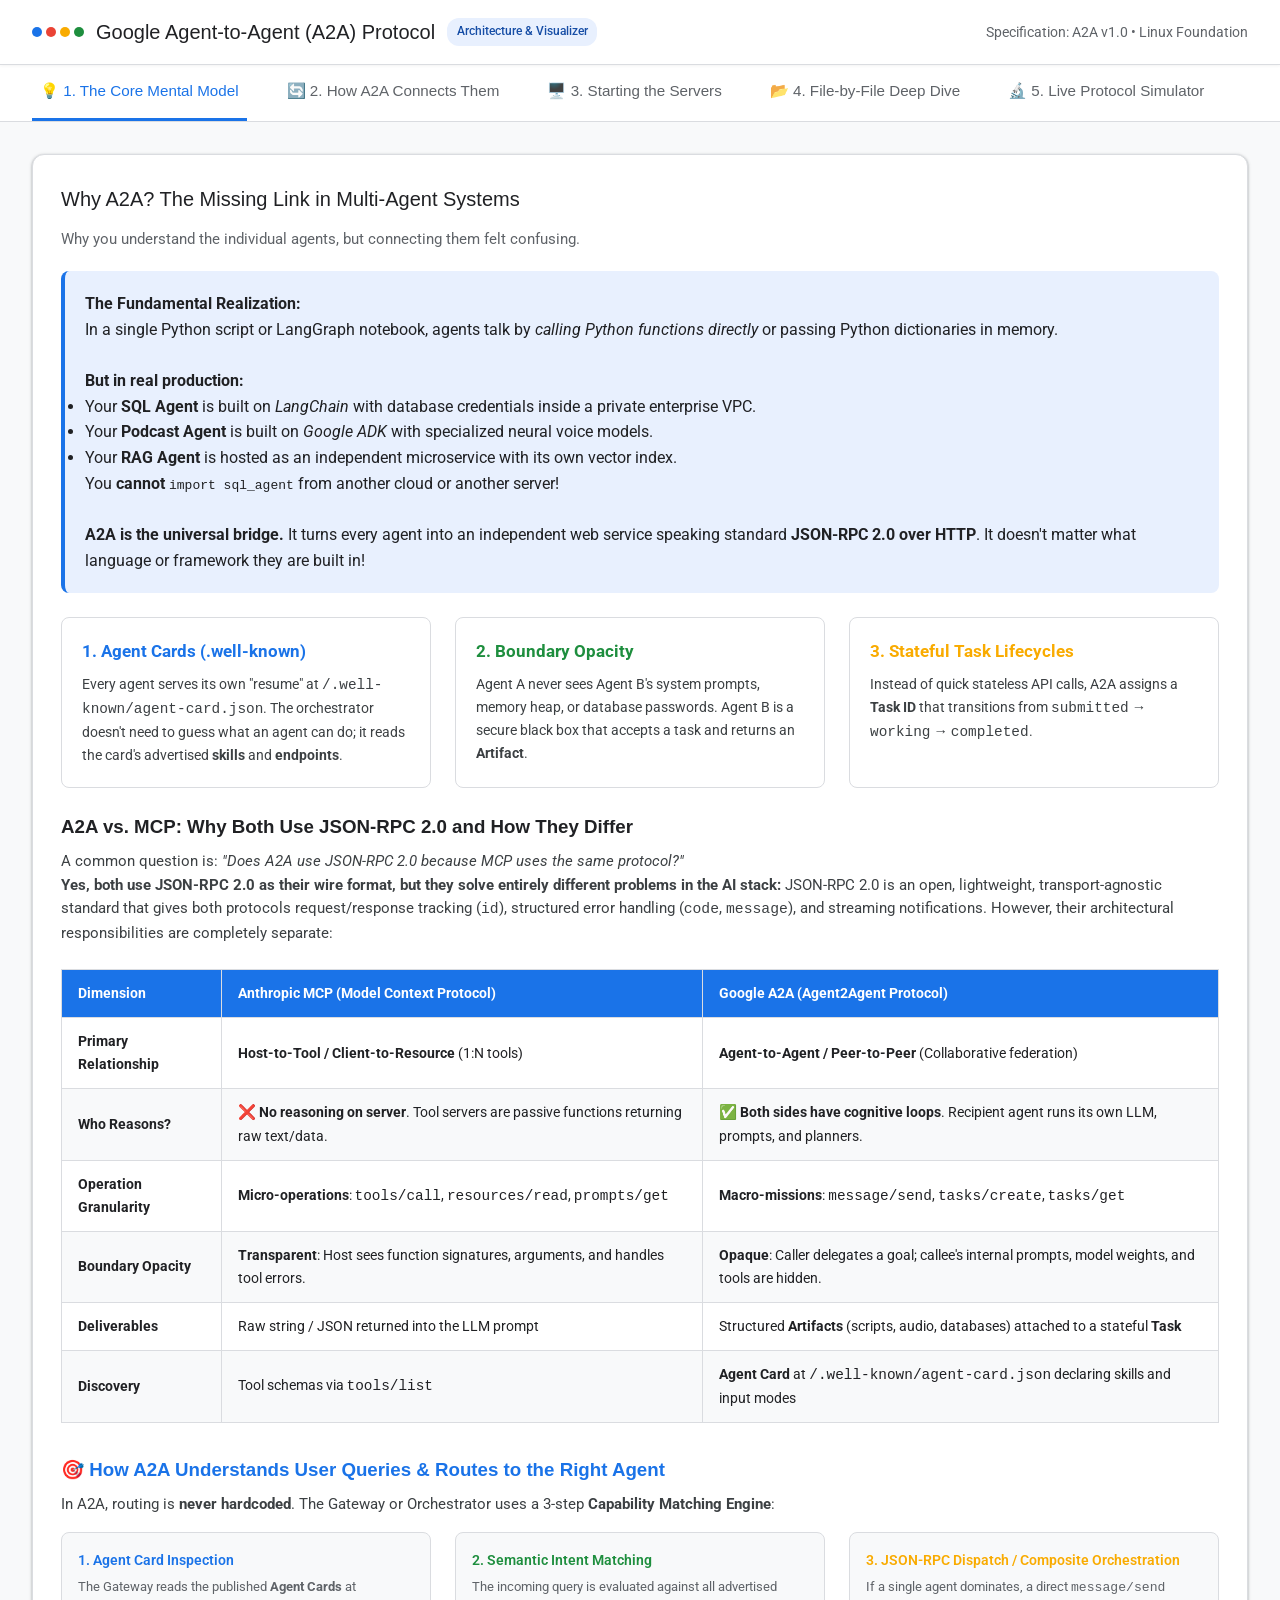
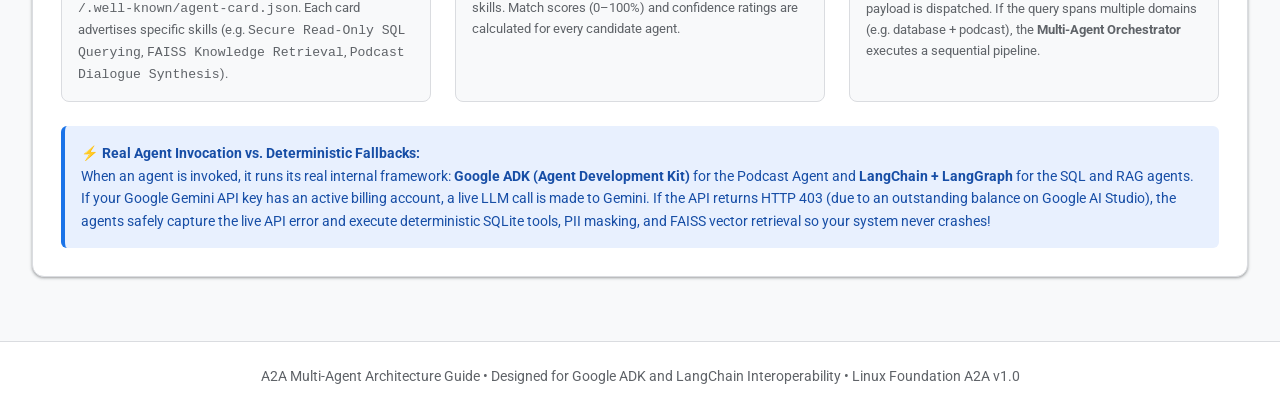
<file: assets/A2A_Architecture_Visualization.html>
<!DOCTYPE html>
<html lang="en">
<head>
  <meta charset="UTF-8">
  <meta name="viewport" content="width=device-width, initial-scale=1.0">
  <title>A2A Protocol: Interactive Architecture & Deep-Dive Guide</title>
  <link rel="preconnect" href="https://fonts.googleapis.com">
  <link rel="preconnect" href="https://fonts.gstatic.com" crossorigin>
  <link href="https://fonts.googleapis.com/css2?family=Google+Sans:wght@400;500;700&family=Roboto+Mono:wght@400;500&family=Roboto:wght@300;400;500;700&display=swap" rel="stylesheet">
  <style>
    :root {
      --g-blue: #1a73e8;
      --g-blue-light: #e8f0fe;
      --g-blue-dark: #174ea6;
      --g-green: #1e8e3e;
      --g-green-light: #e6f4ea;
      --g-yellow: #f9ab00;
      --g-yellow-light: #fef7e0;
      --g-red: #ea4335;
      --g-red-light: #fce8e6;
      --g-dark: #202124;
      --g-text: #3c4043;
      --g-muted: #5f6368;
      --g-bg: #f8f9fa;
      --g-card: #ffffff;
      --g-border: #dadce0;
      --code-bg: #1e1e1e;
      --code-text: #d4d4d4;
      --shadow-sm: 0 1px 2px 0 rgba(60,64,67,0.3), 0 1px 3px 1px rgba(60,64,67,0.15);
      --shadow-md: 0 4px 6px -1px rgba(0,0,0,0.1), 0 2px 4px -1px rgba(0,0,0,0.06);
      --shadow-lg: 0 10px 15px -3px rgba(0,0,0,0.1), 0 4px 6px -2px rgba(0,0,0,0.05);
    }

    * { box-sizing: border-box; margin: 0; padding: 0; }
    body {
      font-family: 'Roboto', -apple-system, BlinkMacSystemFont, sans-serif;
      background-color: var(--g-bg);
      color: var(--g-dark);
      line-height: 1.6;
      display: flex;
      flex-direction: column;
      min-height: 100vh;
    }

    /* Top App Bar */
    header {
      background: #ffffff;
      border-bottom: 1px solid var(--g-border);
      padding: 1rem 2rem;
      position: sticky;
      top: 0;
      z-index: 100;
      box-shadow: 0 1px 3px rgba(0,0,0,0.05);
    }
    .header-content {
      max-width: 1300px;
      margin: 0 auto;
      display: flex;
      justify-content: space-between;
      align-items: center;
    }
    .brand {
      display: flex;
      align-items: center;
      gap: 0.75rem;
    }
    .brand-dots {
      display: flex;
      gap: 4px;
    }
    .dot { width: 10px; height: 10px; border-radius: 50%; }
    .dot-blue { background: var(--g-blue); }
    .dot-red { background: var(--g-red); }
    .dot-yellow { background: var(--g-yellow); }
    .dot-green { background: var(--g-green); }
    
    .brand h1 {
      font-family: 'Google Sans', sans-serif;
      font-size: 1.25rem;
      font-weight: 500;
      color: var(--g-dark);
    }
    .badge {
      background: var(--g-blue-light);
      color: var(--g-blue-dark);
      padding: 0.25rem 0.6rem;
      border-radius: 12px;
      font-size: 0.75rem;
      font-weight: 500;
    }

    /* Navigation Tabs */
    nav {
      background: #ffffff;
      border-bottom: 1px solid var(--g-border);
      padding: 0 2rem;
    }
    .nav-container {
      max-width: 1300px;
      margin: 0 auto;
      display: flex;
      gap: 2rem;
      overflow-x: auto;
    }
    .nav-tab {
      padding: 0.9rem 0.5rem;
      font-family: 'Google Sans', sans-serif;
      font-size: 0.95rem;
      font-weight: 500;
      color: var(--g-muted);
      cursor: pointer;
      border-bottom: 3px solid transparent;
      transition: all 0.2s;
      white-space: nowrap;
      display: flex;
      align-items: center;
      gap: 0.5rem;
    }
    .nav-tab:hover {
      color: var(--g-blue);
    }
    .nav-tab.active {
      color: var(--g-blue);
      border-bottom-color: var(--g-blue);
    }

    /* Main Content Container */
    main {
      flex: 1;
      max-width: 1300px;
      width: 100%;
      margin: 2rem auto;
      padding: 0 2rem;
    }

    .tab-pane {
      display: none;
      animation: fadeIn 0.3s ease;
    }
    .tab-pane.active {
      display: block;
    }
    @keyframes fadeIn {
      from { opacity: 0; transform: translateY(6px); }
      to { opacity: 1; transform: translateY(0); }
    }

    /* Card styling */
    .card {
      background: var(--g-card);
      border-radius: 12px;
      border: 1px solid var(--g-border);
      padding: 1.75rem;
      margin-bottom: 2rem;
      box-shadow: var(--shadow-sm);
    }
    .card-title {
      font-family: 'Google Sans', sans-serif;
      font-size: 1.25rem;
      font-weight: 500;
      color: var(--g-dark);
      margin-bottom: 0.75rem;
      display: flex;
      align-items: center;
      gap: 0.5rem;
    }
    .card-subtitle {
      color: var(--g-muted);
      font-size: 0.95rem;
      margin-bottom: 1.25rem;
    }

    /* Grid Layouts */
    .grid-3 {
      display: grid;
      grid-template-columns: repeat(auto-fit, minmax(320px, 1fr));
      gap: 1.5rem;
      margin-bottom: 1.5rem;
    }
    .grid-2 {
      display: grid;
      grid-template-columns: repeat(auto-fit, minmax(450px, 1fr));
      gap: 1.5rem;
      margin-bottom: 1.5rem;
    }

    /* Concept Highlights */
    .concept-box {
      border-radius: 8px;
      padding: 1.25rem;
      border-left: 4px solid var(--g-blue);
      background: var(--g-blue-light);
      margin-bottom: 1.5rem;
    }
    .concept-box.green {
      border-left-color: var(--g-green);
      background: var(--g-green-light);
    }
    .concept-box.yellow {
      border-left-color: var(--g-yellow);
      background: var(--g-yellow-light);
    }

    /* Code Blocks */
    .code-wrapper {
      background: var(--code-bg);
      border-radius: 8px;
      overflow: hidden;
      margin: 1rem 0;
      box-shadow: inset 0 1px 3px rgba(0,0,0,0.5);
    }
    .code-header {
      background: #2d2d2d;
      padding: 0.5rem 1rem;
      display: flex;
      justify-content: space-between;
      align-items: center;
      color: #9cdcfe;
      font-family: 'Roboto Mono', monospace;
      font-size: 0.8rem;
    }
    .copy-btn {
      background: #3e3e3e;
      color: #fff;
      border: none;
      padding: 0.25rem 0.6rem;
      border-radius: 4px;
      font-size: 0.75rem;
      cursor: pointer;
      transition: background 0.2s;
    }
    .copy-btn:hover { background: #505050; }
    pre {
      padding: 1.25rem;
      overflow-x: auto;
      font-family: 'Roboto Mono', monospace;
      font-size: 0.85rem;
      color: var(--code-text);
      line-height: 1.5;
    }

    /* Interactive Stepper */
    .stepper {
      display: flex;
      justify-content: space-between;
      position: relative;
      margin: 2.5rem 0 2rem;
    }
    .stepper::before {
      content: '';
      position: absolute;
      top: 24px;
      left: 40px;
      right: 40px;
      height: 3px;
      background: var(--g-border);
      z-index: 1;
    }
    .step-node {
      position: relative;
      z-index: 2;
      background: #fff;
      display: flex;
      flex-direction: column;
      align-items: center;
      cursor: pointer;
      width: 140px;
    }
    .step-circle {
      width: 48px;
      height: 48px;
      border-radius: 50%;
      background: #fff;
      border: 3px solid var(--g-border);
      display: flex;
      align-items: center;
      justify-content: center;
      font-weight: 700;
      font-size: 1.1rem;
      color: var(--g-muted);
      transition: all 0.3s;
      margin-bottom: 0.5rem;
    }
    .step-node.active .step-circle {
      border-color: var(--g-blue);
      background: var(--g-blue);
      color: #fff;
      box-shadow: 0 0 0 4px var(--g-blue-light);
    }
    .step-node.completed .step-circle {
      border-color: var(--g-green);
      background: var(--g-green);
      color: #fff;
    }
    .step-label {
      font-size: 0.85rem;
      font-weight: 500;
      color: var(--g-muted);
      text-align: center;
    }
    .step-node.active .step-label {
      color: var(--g-blue);
      font-weight: 700;
    }

    /* Live Interactive Simulator */
    .simulator-container {
      display: grid;
      grid-template-columns: 1fr 1fr;
      gap: 1.5rem;
      background: #f1f3f4;
      padding: 1.5rem;
      border-radius: 12px;
      margin-top: 1rem;
    }
    .sim-panel {
      background: #fff;
      border-radius: 8px;
      padding: 1.25rem;
      border: 1px solid var(--g-border);
      display: flex;
      flex-direction: column;
    }
    .sim-panel-title {
      font-family: 'Google Sans', sans-serif;
      font-size: 0.95rem;
      font-weight: 700;
      color: var(--g-dark);
      margin-bottom: 0.75rem;
      display: flex;
      align-items: center;
      justify-content: space-between;
    }
    .sim-output {
      flex: 1;
      background: #1e1e1e;
      color: #a9b7c6;
      font-family: 'Roboto Mono', monospace;
      font-size: 0.8rem;
      padding: 1rem;
      border-radius: 6px;
      overflow-y: auto;
      max-height: 380px;
      line-height: 1.45;
    }
    .sim-controls {
      display: flex;
      gap: 0.75rem;
      margin-top: 1rem;
    }
    .btn {
      background: var(--g-blue);
      color: #fff;
      border: none;
      padding: 0.6rem 1.2rem;
      border-radius: 6px;
      font-family: 'Google Sans', sans-serif;
      font-size: 0.9rem;
      font-weight: 500;
      cursor: pointer;
      display: inline-flex;
      align-items: center;
      gap: 0.5rem;
      transition: background 0.2s;
    }
    .btn:hover { background: var(--g-blue-dark); }
    .btn-green { background: var(--g-green); }
    .btn-green:hover { background: #16652c; }
    .btn-outline {
      background: transparent;
      border: 1px solid var(--g-border);
      color: var(--g-text);
    }
    .btn-outline:hover { background: var(--g-bg); }

    /* SVG Architecture Diagram styling */
    .arch-svg-container {
      width: 100%;
      background: #ffffff;
      border: 1px solid var(--g-border);
      border-radius: 12px;
      padding: 1rem;
      overflow-x: auto;
    }

    /* Comparison Table */
    .styled-table {
      width: 100%;
      border-collapse: collapse;
      margin: 1.5rem 0;
      font-size: 0.9rem;
    }
    .styled-table thead tr {
      background-color: var(--g-blue);
      color: #ffffff;
      text-align: left;
    }
    .styled-table th, .styled-table td {
      padding: 12px 16px;
      border: 1px solid var(--g-border);
    }
    .styled-table tbody tr:nth-of-type(even) {
      background-color: #f8f9fa;
    }

    footer {
      background: #ffffff;
      border-top: 1px solid var(--g-border);
      padding: 1.5rem 2rem;
      text-align: center;
      font-size: 0.85rem;
      color: var(--g-muted);
      margin-top: auto;
    }
  </style>
</head>
<body>

  <!-- Top Header Bar -->
  <header>
    <div class="header-content">
      <div class="brand">
        <div class="brand-dots">
          <span class="dot dot-blue"></span>
          <span class="dot dot-red"></span>
          <span class="dot dot-yellow"></span>
          <span class="dot dot-green"></span>
        </div>
        <h1>Google Agent-to-Agent (A2A) Protocol</h1>
        <span class="badge">Architecture & Visualizer</span>
      </div>
      <div>
        <span style="font-size: 0.85rem; color: var(--g-muted);">Specification: A2A v1.0 • Linux Foundation</span>
      </div>
    </div>
  </header>

  <!-- Navigation Tabs -->
  <nav>
    <div class="nav-container">
      <div class="nav-tab active" onclick="switchTab('tab-mental-model')">💡 1. The Core Mental Model</div>
      <div class="nav-tab" onclick="switchTab('tab-how-it-connects')">🔄 2. How A2A Connects Them</div>
      <div class="nav-tab" onclick="switchTab('tab-servers')">🖥️ 3. Starting the Servers</div>
      <div class="nav-tab" onclick="switchTab('tab-files-deepdive')">📂 4. File-by-File Deep Dive</div>
      <div class="nav-tab" onclick="switchTab('tab-simulator')">🔬 5. Live Protocol Simulator</div>
    </div>
  </nav>

  <!-- Main Content Areas -->
  <main>

    <!-- ===================================================================== -->
    <!-- TAB 1: THE CORE MENTAL MODEL                                          -->
    <!-- ===================================================================== -->
    <div id="tab-mental-model" class="tab-pane active">
      <div class="card">
        <h2 class="card-title">Why A2A? The Missing Link in Multi-Agent Systems</h2>
        <p class="card-subtitle">Why you understand the individual agents, but connecting them felt confusing.</p>

        <div class="concept-box">
          <strong>The Fundamental Realization:</strong><br>
          In a single Python script or LangGraph notebook, agents talk by <em>calling Python functions directly</em> or passing Python dictionaries in memory.
          <br><br>
          <strong>But in real production:</strong>
          <ul>
            <li>Your <strong>SQL Agent</strong> is built on <em>LangChain</em> with database credentials inside a private enterprise VPC.</li>
            <li>Your <strong>Podcast Agent</strong> is built on <em>Google ADK</em> with specialized neural voice models.</li>
            <li>Your <strong>RAG Agent</strong> is hosted as an independent microservice with its own vector index.</li>
          </ul>
          You <strong>cannot</strong> <code>import sql_agent</code> from another cloud or another server!
          <br><br>
          <strong>A2A is the universal bridge.</strong> It turns every agent into an independent web service speaking standard <strong>JSON-RPC 2.0 over HTTP</strong>. It doesn't matter what language or framework they are built in!
        </div>

        <div class="grid-3">
          <div style="background: #fff; border: 1px solid var(--g-border); border-radius: 8px; padding: 1.25rem;">
            <h3 style="color: var(--g-blue); font-size: 1.05rem; margin-bottom: 0.5rem;">1. Agent Cards (.well-known)</h3>
            <p style="font-size: 0.9rem; color: var(--g-text);">
              Every agent serves its own "resume" at <code>/.well-known/agent-card.json</code>.
              The orchestrator doesn't need to guess what an agent can do; it reads the card's advertised <strong>skills</strong> and <strong>endpoints</strong>.
            </p>
          </div>
          <div style="background: #fff; border: 1px solid var(--g-border); border-radius: 8px; padding: 1.25rem;">
            <h3 style="color: var(--g-green); font-size: 1.05rem; margin-bottom: 0.5rem;">2. Boundary Opacity</h3>
            <p style="font-size: 0.9rem; color: var(--g-text);">
              Agent A never sees Agent B's system prompts, memory heap, or database passwords. Agent B is a secure black box that accepts a task and returns an <strong>Artifact</strong>.
            </p>
          </div>
          <div style="background: #fff; border: 1px solid var(--g-border); border-radius: 8px; padding: 1.25rem;">
            <h3 style="color: var(--g-yellow); font-size: 1.05rem; margin-bottom: 0.5rem;">3. Stateful Task Lifecycles</h3>
            <p style="font-size: 0.9rem; color: var(--g-text);">
              Instead of quick stateless API calls, A2A assigns a <strong>Task ID</strong> that transitions from <code>submitted</code> &rarr; <code>working</code> &rarr; <code>completed</code>.
            </p>
          </div>
        </div>

        <h3 style="font-family: 'Google Sans', sans-serif; margin: 1.5rem 0 0.5rem;">A2A vs. MCP: Why Both Use JSON-RPC 2.0 and How They Differ</h3>
        <p style="font-size: 0.92rem; color: var(--g-text); margin-bottom: 1rem;">
          A common question is: <em>"Does A2A use JSON-RPC 2.0 because MCP uses the same protocol?"</em><br>
          <strong>Yes, both use JSON-RPC 2.0 as their wire format, but they solve entirely different problems in the AI stack:</strong>
          JSON-RPC 2.0 is an open, lightweight, transport-agnostic standard that gives both protocols request/response tracking (<code>id</code>), structured error handling (<code>code</code>, <code>message</code>), and streaming notifications. However, their architectural responsibilities are completely separate:
        </p>
        <table class="styled-table">
          <thead>
            <tr>
              <th>Dimension</th>
              <th>Anthropic MCP (Model Context Protocol)</th>
              <th>Google A2A (Agent2Agent Protocol)</th>
            </tr>
          </thead>
          <tbody>
            <tr>
              <td><strong>Primary Relationship</strong></td>
              <td><strong>Host-to-Tool / Client-to-Resource</strong> (1:N tools)</td>
              <td><strong>Agent-to-Agent / Peer-to-Peer</strong> (Collaborative federation)</td>
            </tr>
            <tr>
              <td><strong>Who Reasons?</strong></td>
              <td>❌ <strong>No reasoning on server</strong>. Tool servers are passive functions returning raw text/data.</td>
              <td>✅ <strong>Both sides have cognitive loops</strong>. Recipient agent runs its own LLM, prompts, and planners.</td>
            </tr>
            <tr>
              <td><strong>Operation Granularity</strong></td>
              <td><strong>Micro-operations</strong>: <code>tools/call</code>, <code>resources/read</code>, <code>prompts/get</code></td>
              <td><strong>Macro-missions</strong>: <code>message/send</code>, <code>tasks/create</code>, <code>tasks/get</code></td>
            </tr>
            <tr>
              <td><strong>Boundary Opacity</strong></td>
              <td><strong>Transparent</strong>: Host sees function signatures, arguments, and handles tool errors.</td>
              <td><strong>Opaque</strong>: Caller delegates a goal; callee's internal prompts, model weights, and tools are hidden.</td>
            </tr>
            <tr>
              <td><strong>Deliverables</strong></td>
              <td>Raw string / JSON returned into the LLM prompt</td>
              <td>Structured <strong>Artifacts</strong> (scripts, audio, databases) attached to a stateful <strong>Task</strong></td>
            </tr>
            <tr>
              <td><strong>Discovery</strong></td>
              <td>Tool schemas via <code>tools/list</code></td>
              <td><strong>Agent Card</strong> at <code>/.well-known/agent-card.json</code> declaring skills and input modes</td>
            </tr>
          </tbody>
        </table>

        <!-- How A2A Decides Which Agent to Invoke -->
        <h3 style="font-family: 'Google Sans', sans-serif; margin: 2rem 0 0.5rem; color: var(--g-blue);">
          🎯 How A2A Understands User Queries & Routes to the Right Agent
        </h3>
        <p style="font-size: 0.92rem; color: var(--g-text); margin-bottom: 1rem;">
          In A2A, routing is <strong>never hardcoded</strong>. The Gateway or Orchestrator uses a 3-step <strong>Capability Matching Engine</strong>:
        </p>

        <div class="grid-3" style="margin-bottom: 1.5rem;">
          <div style="background: #f8f9fa; border: 1px solid var(--g-border); border-radius: 8px; padding: 1rem;">
            <div style="font-weight: 600; color: var(--g-blue); font-size: 0.9rem;">1. Agent Card Inspection</div>
            <p style="font-size: 0.82rem; color: var(--g-muted); margin-top: 4px;">
              The Gateway reads the published <strong>Agent Cards</strong> at <code>/.well-known/agent-card.json</code>. Each card advertises specific skills (e.g. <code>Secure Read-Only SQL Querying</code>, <code>FAISS Knowledge Retrieval</code>, <code>Podcast Dialogue Synthesis</code>).
            </p>
          </div>
          <div style="background: #f8f9fa; border: 1px solid var(--g-border); border-radius: 8px; padding: 1rem;">
            <div style="font-weight: 600; color: var(--g-green); font-size: 0.9rem;">2. Semantic Intent Matching</div>
            <p style="font-size: 0.82rem; color: var(--g-muted); margin-top: 4px;">
              The incoming query is evaluated against all advertised skills. Match scores (0–100%) and confidence ratings are calculated for every candidate agent.
            </p>
          </div>
          <div style="background: #f8f9fa; border: 1px solid var(--g-border); border-radius: 8px; padding: 1rem;">
            <div style="font-weight: 600; color: var(--g-yellow); font-size: 0.9rem;">3. JSON-RPC Dispatch / Composite Orchestration</div>
            <p style="font-size: 0.82rem; color: var(--g-muted); margin-top: 4px;">
              If a single agent dominates, a direct <code>message/send</code> payload is dispatched. If the query spans multiple domains (e.g. database + podcast), the <strong>Multi-Agent Orchestrator</strong> executes a sequential pipeline.
            </p>
          </div>
        </div>

        <div style="background: #e8f0fe; border-left: 4px solid var(--g-blue); border-radius: 6px; padding: 1rem; font-size: 0.88rem; color: #174ea6;">
          <strong>⚡ Real Agent Invocation vs. Deterministic Fallbacks:</strong><br>
          When an agent is invoked, it runs its real internal framework: <strong>Google ADK (Agent Development Kit)</strong> for the Podcast Agent and <strong>LangChain + LangGraph</strong> for the SQL and RAG agents. If your Google Gemini API key has an active billing account, a live LLM call is made to Gemini. If the API returns HTTP 403 (due to an outstanding balance on Google AI Studio), the agents safely capture the live API error and execute deterministic SQLite tools, PII masking, and FAISS vector retrieval so your system never crashes!
        </div>
      </div>
    </div>

    <!-- ===================================================================== -->
    <!-- TAB 2: HOW A2A CONNECTS THEM                                         -->
    <!-- ===================================================================== -->
    <div id="tab-how-it-connects" class="tab-pane">
      <div class="card">
        <h2 class="card-title">Step-by-Step: The 4-Stage Collaboration Flow</h2>
        <p class="card-subtitle">How a single user prompt cascades across all three agents through A2A.</p>

        <!-- Interactive Stepper -->
        <div class="stepper">
          <div class="step-node active" onclick="setStep(1)">
            <div class="step-circle">1</div>
            <div class="step-label">Discovery (Cards)</div>
          </div>
          <div class="step-node" onclick="setStep(2)">
            <div class="step-circle">2</div>
            <div class="step-label">SQL Agent (HITL)</div>
          </div>
          <div class="step-node" onclick="setStep(3)">
            <div class="step-circle">3</div>
            <div class="step-label">RAG Agent (Citations)</div>
          </div>
          <div class="step-node" onclick="setStep(4)">
            <div class="step-circle">4</div>
            <div class="step-label">Podcast Synthesis</div>
          </div>
          <div class="step-node" onclick="setStep(5)">
            <div class="step-circle">5</div>
            <div class="step-label">Artifact Delivery</div>
          </div>
        </div>

        <!-- Step Detail Box -->
        <div id="step-detail" class="concept-box" style="margin-top: 2rem;">
          <h3 id="step-title" style="color: var(--g-blue); margin-bottom: 0.5rem;">Step 1: Dynamic Discovery via Agent Cards</h3>
          <p id="step-desc" style="font-size: 0.95rem; color: var(--g-text);">
            The Orchestrator client sends an HTTP GET to <code>/.well-known/agent-card.json</code> for each agent.
            It discovers:
            <br>• <strong>SQL Agent</strong> advertises: <code>query_user_accounts</code> and <code>hitl_pii_governance</code>
            <br>• <strong>RAG Agent</strong> advertises: <code>semantic_knowledge_retrieval</code> and <code>grounded_qa_with_citations</code>
            <br>• <strong>Podcast Agent</strong> advertises: <code>generate_podcast_script</code> and <code>synthesize_podcast_audio</code>
          </p>
        </div>

        <!-- Architectural Diagram SVG -->
        <div class="arch-svg-container">
          <svg viewBox="0 0 1100 480" width="100%" height="450" xmlns="http://www.w3.org/2000/svg">
            <!-- Background -->
            <rect width="1100" height="480" fill="#f8f9fa" rx="12"/>

            <!-- Orchestrator Box -->
            <rect x="30" y="160" width="220" height="160" rx="10" fill="#e8f0fe" stroke="#1a73e8" stroke-width="2"/>
            <text x="140" y="195" font-family="'Google Sans', sans-serif" font-size="16" font-weight="700" fill="#1a73e8" text-anchor="middle">A2A ORCHESTRATOR</text>
            <text x="140" y="220" font-family="sans-serif" font-size="12" fill="#5f6368" text-anchor="middle">Central Coordinator Client</text>
            <rect x="50" y="240" width="180" height="60" rx="6" fill="#ffffff" stroke="#dadce0"/>
            <text x="140" y="260" font-family="'Roboto Mono', monospace" font-size="11" fill="#3c4043" text-anchor="middle">A2AClient Dispatcher</text>
            <text x="140" y="280" font-family="sans-serif" font-size="11" fill="#5f6368" text-anchor="middle">• Reads Agent Cards</text>
            <text x="140" y="295" font-family="sans-serif" font-size="11" fill="#5f6368" text-anchor="middle">• Dispatches JSON-RPC Tasks</text>

            <!-- Arrows to Agents -->
            <!-- Arrow 1 (To SQL) -->
            <path d="M 250 200 L 440 100" stroke="#1a73e8" stroke-width="2.5" fill="none" marker-end="url(#arrow-blue)"/>
            <rect x="290" y="125" width="120" height="32" rx="4" fill="#ffffff" stroke="#1a73e8" stroke-width="1"/>
            <text x="350" y="145" font-family="'Roboto Mono', monospace" font-size="10.5" fill="#1a73e8" font-weight="700" text-anchor="middle">1. message/send</text>

            <!-- Arrow 2 (To RAG) -->
            <path d="M 250 240 L 440 240" stroke="#1e8e3e" stroke-width="2.5" fill="none" marker-end="url(#arrow-green)"/>
            <rect x="290" y="225" width="120" height="32" rx="4" fill="#ffffff" stroke="#1e8e3e" stroke-width="1"/>
            <text x="350" y="245" font-family="'Roboto Mono', monospace" font-size="10.5" fill="#1e8e3e" font-weight="700" text-anchor="middle">2. message/send</text>

            <!-- Arrow 3 (To Podcast) -->
            <path d="M 250 280 L 440 380" stroke="#f9ab00" stroke-width="2.5" fill="none" marker-end="url(#arrow-yellow)"/>
            <rect x="290" y="325" width="120" height="32" rx="4" fill="#ffffff" stroke="#b06000" stroke-width="1"/>
            <text x="350" y="345" font-family="'Roboto Mono', monospace" font-size="10.5" fill="#b06000" font-weight="700" text-anchor="middle">3. message/send</text>

            <!-- Markers -->
            <defs>
              <marker id="arrow-blue" viewBox="0 0 10 10" refX="6" refY="5" markerWidth="6" markerHeight="6" orient="auto">
                <path d="M 0 1 L 10 5 L 0 9 z" fill="#1a73e8"/>
              </marker>
              <marker id="arrow-green" viewBox="0 0 10 10" refX="6" refY="5" markerWidth="6" markerHeight="6" orient="auto">
                <path d="M 0 1 L 10 5 L 0 9 z" fill="#1e8e3e"/>
              </marker>
              <marker id="arrow-yellow" viewBox="0 0 10 10" refX="6" refY="5" markerWidth="6" markerHeight="6" orient="auto">
                <path d="M 0 1 L 10 5 L 0 9 z" fill="#f9ab00"/>
              </marker>
            </defs>

            <!-- Agent 1: SQL Agent -->
            <rect x="450" y="30" width="310" height="120" rx="10" fill="#ffffff" stroke="#1a73e8" stroke-width="2"/>
            <text x="470" y="60" font-family="'Google Sans', sans-serif" font-size="15" font-weight="700" fill="#1a73e8">Agent 1: SQL Agent</text>
            <text x="470" y="80" font-family="sans-serif" font-size="11.5" fill="#5f6368">Framework: LangChain + LangGraph</text>
            <rect x="470" y="95" width="270" height="42" rx="4" fill="#e8f0fe"/>
            <text x="480" y="112" font-family="sans-serif" font-size="11" fill="#174ea6">• Triggers HITL Human Review</text>
            <text x="480" y="128" font-family="sans-serif" font-size="11" fill="#174ea6">• Redacts Credit Cards & Emails automatically</text>

            <!-- Agent 2: RAG Agent -->
            <rect x="450" y="180" width="310" height="120" rx="10" fill="#ffffff" stroke="#1e8e3e" stroke-width="2"/>
            <text x="470" y="210" font-family="'Google Sans', sans-serif" font-size="15" font-weight="700" fill="#1e8e3e">Agent 2: RAG Knowledge Agent</text>
            <text x="470" y="230" font-family="sans-serif" font-size="11.5" fill="#5f6368">Framework: LangChain + FAISS Vector Store</text>
            <rect x="470" y="245" width="270" height="42" rx="4" fill="#e6f4ea"/>
            <text x="480" y="262" font-family="sans-serif" font-size="11" fill="#137333">• Semantic similarity search over documents</text>
            <text x="480" y="278" font-family="sans-serif" font-size="11" fill="#137333">• Produces grounded facts citing [Source]</text>

            <!-- Agent 3: Podcast Agent -->
            <rect x="450" y="330" width="310" height="120" rx="10" fill="#ffffff" stroke="#f9ab00" stroke-width="2"/>
            <text x="470" y="360" font-family="'Google Sans', sans-serif" font-size="15" font-weight="700" fill="#b06000">Agent 3: Podcast Studio Agent</text>
            <text x="470" y="380" font-family="sans-serif" font-size="11.5" fill="#5f6368">Framework: Google ADK (Agent Development Kit)</text>
            <rect x="470" y="395" width="270" height="42" rx="4" fill="#fef7e0"/>
            <text x="480" y="412" font-family="sans-serif" font-size="11" fill="#b06000">• Synthesizes multi-speaker dialogue script</text>
            <text x="480" y="428" font-family="sans-serif" font-size="11" fill="#b06000">• Persona casting: Alex (Host) & Morgan (Expert)</text>

            <!-- Right Column: Final Artifact -->
            <rect x="810" y="160" width="260" height="160" rx="10" fill="#ffffff" stroke="#dadce0" stroke-width="2"/>
            <text x="940" y="195" font-family="'Google Sans', sans-serif" font-size="16" font-weight="700" fill="#202124" text-anchor="middle">DELIVERED ARTIFACTS</text>
            <line x1="830" y1="210" x2="1050" y2="210" stroke="#dadce0"/>
            <text x="830" y="235" font-family="'Roboto Mono', monospace" font-size="11" fill="#1a73e8">✓ SQL_Query_Execution_Record</text>
            <text x="830" y="260" font-family="'Roboto Mono', monospace" font-size="11" fill="#1e8e3e">✓ Grounded_RAG_Citations</text>
            <text x="830" y="285" font-family="'Roboto Mono', monospace" font-size="11" fill="#b06000">✓ Podcast_Dialogue_Script.json</text>
          </svg>
        </div>
      </div>
    </div>

    <!-- ===================================================================== -->
    <!-- TAB 3: STARTING THE SERVERS                                           -->
    <!-- ===================================================================== -->
    <div id="tab-servers" class="tab-pane">
      <div class="card">
        <h2 class="card-title">How to Start the Servers: Gateway vs. Individual</h2>
        <p class="card-subtitle">Understand how to run all three agents together or as isolated microservices.</p>

        <div class="grid-2">
          <!-- Mode 1: Unified Gateway -->
          <div style="background: #fff; border: 2px solid var(--g-blue); border-radius: 10px; padding: 1.5rem;">
            <div style="display: flex; justify-content: space-between; align-items: center; margin-bottom: 0.75rem;">
              <h3 style="color: var(--g-blue); font-size: 1.15rem;">Mode 1: Unified Gateway (All in 1)</h3>
              <span class="badge">Port 8000</span>
            </div>
            <p style="font-size: 0.9rem; color: var(--g-text); margin-bottom: 1rem;">
              Starts a single FastAPI web application that mounts all three agents under separate path namespaces. Ideal for local testing and quick development.
            </p>
            
            <div class="code-wrapper">
              <div class="code-header">
                <span>Terminal</span>
                <button class="copy-btn" onclick="copyCode('cmd-gateway')">Copy</button>
              </div>
              <pre id="cmd-gateway">uv run python a2a/main.py --server --port 8000</pre>
            </div>

            <h4 style="font-size: 0.85rem; color: var(--g-muted); margin: 0.75rem 0 0.25rem;">Live Endpoints:</h4>
            <ul style="font-size: 0.85rem; color: var(--g-text); padding-left: 1.25rem;">
              <li><code>http://127.0.0.1:8000/.well-known/agent-card.json</code> (Federated Root)</li>
              <li><code>http://127.0.0.1:8000/podcast/a2a</code> (Podcast ADK RPC)</li>
              <li><code>http://127.0.0.1:8000/sql/a2a</code> (SQL LangChain RPC)</li>
              <li><code>http://127.0.0.1:8000/rag/a2a</code> (RAG LangChain RPC)</li>
            </ul>
          </div>

          <!-- Mode 2: Individual Dedicated Servers -->
          <div style="background: #fff; border: 2px solid var(--g-green); border-radius: 10px; padding: 1.5rem;">
            <div style="display: flex; justify-content: space-between; align-items: center; margin-bottom: 0.75rem;">
              <h3 style="color: var(--g-green); font-size: 1.15rem;">Mode 2: Individual Microservices</h3>
              <span class="badge" style="background: var(--g-green-light); color: var(--g-green);">Ports 8001, 8002, 8003</span>
            </div>
            <p style="font-size: 0.9rem; color: var(--g-text); margin-bottom: 1rem;">
              Runs each agent on its own dedicated port and operating system process. Simulates real enterprise cloud deployment where agents live on separate machines.
            </p>
            
            <div class="code-wrapper">
              <div class="code-header">
                <span>Terminal (Start All 3 at once)</span>
                <button class="copy-btn" onclick="copyCode('cmd-indiv-all')">Copy</button>
              </div>
              <pre id="cmd-indiv-all">uv run python a2a/main.py --start-individual-servers</pre>
            </div>

            <p style="font-size: 0.8rem; color: var(--g-muted); margin-top: 0.5rem;">Or start individually in separate terminal windows:</p>
            <div class="code-wrapper">
              <div class="code-header">
                <span>Individual Commands</span>
                <button class="copy-btn" onclick="copyCode('cmd-indiv-separate')">Copy</button>
              </div>
              <pre id="cmd-indiv-separate"># Terminal 1: Podcast Agent on Port 8001
uv run python a2a/server.py --agent podcast --port 8001

# Terminal 2: SQL Agent on Port 8002
uv run python a2a/server.py --agent sql --port 8002

# Terminal 3: RAG Agent on Port 8003
uv run python a2a/server.py --agent rag --port 8003</pre>
            </div>
          </div>
        </div>

        <div class="concept-box green">
          <strong>How the Orchestrator Connects to Individual Servers:</strong><br>
          When running in individual mode, run the demo with the <code>--demo-individual</code> flag:
          <br>
          <code>uv run python a2a/main.py --demo-individual</code>
          <br><br>
          The Orchestrator automatically talks to <code>http://127.0.0.1:8001/a2a</code> (Podcast), <code>http://127.0.0.1:8002/a2a</code> (SQL), and <code>http://127.0.0.1:8003/a2a</code> (RAG)!
        </div>
      </div>
    </div>

    <!-- ===================================================================== -->
    <!-- TAB 4: FILE-BY-FILE DEEP DIVE                                         -->
    <!-- ===================================================================== -->
    <div id="tab-files-deepdive" class="tab-pane">
      <div class="card">
        <h2 class="card-title">File-by-File Architecture of the A2A Package</h2>
        <p class="card-subtitle">A clear breakdown of every single file inside the <code>a2a/</code> folder.</p>

        <div style="display: flex; flex-direction: column; gap: 1.5rem;">
          
          <!-- File 1: models.py -->
          <div style="border: 1px solid var(--g-border); border-radius: 8px; padding: 1.25rem;">
            <div style="display: flex; justify-content: space-between; align-items: center;">
              <h3 style="font-family: 'Roboto Mono', monospace; color: var(--g-blue);">📄 a2a/models.py</h3>
              <span class="badge">Canonical Schemas</span>
            </div>
            <p style="font-size: 0.9rem; color: var(--g-text); margin: 0.5rem 0;">
              <strong>What it does:</strong> Defines the 5 core Pydantic data models required by the A2A v1.0 protocol specification.
            </p>
            <ul style="font-size: 0.85rem; color: var(--g-muted); padding-left: 1.25rem;">
              <li><code>Part</code>: Atomic multimodal payload block (text, json data, media_type, url).</li>
              <li><code>Message</code>: One conversational turn with <code>role</code> ("ROLE_USER" / "ROLE_AGENT") and <code>contextId</code>.</li>
              <li><code>Artifact</code>: Formal structured deliverable (e.g. script, dataset) produced by an agent.</li>
              <li><code>Task</code>: Stateful unit of work tracking lifecycle states (<code>submitted</code>, <code>working</code>, <code>completed</code>).</li>
              <li><code>AgentCard</code>: Standard discovery manifest schema advertising skills and supported interfaces.</li>
              <li><code>JsonRpcRequest / JsonRpcResponse</code>: Transport envelopes.</li>
            </ul>
          </div>

          <!-- File 2: agent_cards.py -->
          <div style="border: 1px solid var(--g-border); border-radius: 8px; padding: 1.25rem;">
            <div style="display: flex; justify-content: space-between; align-items: center;">
              <h3 style="font-family: 'Roboto Mono', monospace; color: var(--g-blue);">📄 a2a/agent_cards.py</h3>
              <span class="badge">Agent Manifests</span>
            </div>
            <p style="font-size: 0.9rem; color: var(--g-text); margin: 0.5rem 0;">
              <strong>What it does:</strong> Declares the official Agent Card for each of our three agents.
            </p>
            <ul style="font-size: 0.85rem; color: var(--g-muted); padding-left: 1.25rem;">
              <li><code>get_podcast_agent_card()</code>: Advertises <code>generate_podcast_script</code> and <code>synthesize_podcast_audio</code> skills.</li>
              <li><code>get_sql_agent_card()</code>: Advertises <code>query_user_accounts</code> and <code>hitl_pii_governance</code> skills.</li>
              <li><code>get_rag_agent_card()</code>: Advertises <code>semantic_knowledge_retrieval</code> and <code>grounded_qa_with_citations</code> skills.</li>
              <li><code>export_all_cards()</code>: Utility to dump cards to static JSON files in <code>a2a/cards/</code>.</li>
            </ul>
          </div>

          <!-- File 3: server.py -->
          <div style="border: 1px solid var(--g-border); border-radius: 8px; padding: 1.25rem;">
            <div style="display: flex; justify-content: space-between; align-items: center;">
              <h3 style="font-family: 'Roboto Mono', monospace; color: var(--g-blue);">📄 a2a/server.py</h3>
              <span class="badge">FastAPI Protocol Engine</span>
            </div>
            <p style="font-size: 0.9rem; color: var(--g-text); margin: 0.5rem 0;">
              <strong>What it does:</strong> The web server that bridges incoming JSON-RPC HTTP calls into the internal agent python code.
            </p>
            <ul style="font-size: 0.85rem; color: var(--g-muted); padding-left: 1.25rem;">
              <li><code>execute_agent_work()</code>: Routes prompts to <code>run_sql_agent_query()</code>, <code>run_rag_agent_query()</code>, or Podcast studio.</li>
              <li><code>handle_jsonrpc()</code>: Parses JSON-RPC methods: <code>message/send</code>, <code>tasks/get</code>, <code>tasks/cancel</code>.</li>
              <li><code>create_gateway_app()</code>: Launches all three agents on Port 8000.</li>
              <li><code>create_standalone_agent_app()</code>: Launches a single agent on an independent port (8001, 8002, 8003).</li>
            </ul>
          </div>

          <!-- File 4: client.py -->
          <div style="border: 1px solid var(--g-border); border-radius: 8px; padding: 1.25rem;">
            <div style="display: flex; justify-content: space-between; align-items: center;">
              <h3 style="font-family: 'Roboto Mono', monospace; color: var(--g-blue);">📄 a2a/client.py</h3>
              <span class="badge">Reusable Consumer Client</span>
            </div>
            <p style="font-size: 0.9rem; color: var(--g-text); margin: 0.5rem 0;">
              <strong>What it does:</strong> The Python client that anyone can use to call an A2A agent over HTTP.
            </p>
            <ul style="font-size: 0.85rem; color: var(--g-muted); padding-left: 1.25rem;">
              <li><code>get_agent_card()</code>: Performs HTTP GET to <code>/.well-known/agent-card.json</code> and parses into an <code>AgentCard</code>.</li>
              <li><code>send_message()</code>: Formulates a JSON-RPC <code>message/send</code> request and extracts output + artifacts.</li>
              <li><code>get_task()</code>: Polls task state via <code>tasks/get</code>.</li>
            </ul>
          </div>

          <!-- File 5: orchestrator.py -->
          <div style="border: 1px solid var(--g-border); border-radius: 8px; padding: 1.25rem;">
            <div style="display: flex; justify-content: space-between; align-items: center;">
              <h3 style="font-family: 'Roboto Mono', monospace; color: var(--g-blue);">📄 a2a/orchestrator.py</h3>
              <span class="badge">Cross-Agent Pipeline</span>
            </div>
            <p style="font-size: 0.9rem; color: var(--g-text); margin: 0.5rem 0;">
              <strong>What it does:</strong> Connects all three agents in sequence: SQL Agent &rarr; RAG Agent &rarr; Podcast Agent.
            </p>
            <ul style="font-size: 0.85rem; color: var(--g-muted); padding-left: 1.25rem;">
              <li>Discovers all 3 cards dynamically.</li>
              <li>Queries SQL Agent for Alice Smith's balance (PII redacted).</li>
              <li>Queries RAG Agent for Google Gemini architecture facts.</li>
              <li>Pipes both outputs into Podcast Agent to generate a 2-speaker audio/script episode!</li>
            </ul>
          </div>

          <!-- File 6: main.py -->
          <div style="border: 1px solid var(--g-border); border-radius: 8px; padding: 1.25rem;">
            <div style="display: flex; justify-content: space-between; align-items: center;">
              <h3 style="font-family: 'Roboto Mono', monospace; color: var(--g-blue);">📄 a2a/main.py</h3>
              <span class="badge">CLI Entry Point</span>
            </div>
            <p style="font-size: 0.9rem; color: var(--g-text); margin: 0.5rem 0;">
              <strong>What it does:</strong> Command-line interface to start servers, run demos, query agents, and inspect cards.
            </p>
          </div>

        </div>
      </div>
    </div>

    <!-- ===================================================================== -->
    <!-- TAB 5: LIVE PROTOCOL SIMULATOR                                        -->
    <!-- ===================================================================== -->
    <div id="tab-simulator" class="tab-pane">
      <div class="card">
        <h2 class="card-title">Live Interactive A2A Protocol Simulator</h2>
        <p class="card-subtitle">Click the buttons to simulate real A2A JSON-RPC 2.0 payloads and inspect state changes in real time.</p>

        <div class="simulator-container">
          <!-- Request Panel -->
          <div class="sim-panel">
            <div class="sim-panel-title">
              <span>Outgoing JSON-RPC 2.0 Request</span>
              <span id="req-method-badge" class="badge">POST /a2a</span>
            </div>
            <div id="sim-request-box" class="sim-output">// Select an action below to view the outgoing JSON-RPC 2.0 request envelope...</div>
            <div class="sim-controls">
              <button class="btn btn-outline" onclick="simDiscovery()">1. Get Agent Card</button>
              <button class="btn" onclick="simSqlTask()">2. Send SQL Task</button>
              <button class="btn btn-green" onclick="simRagTask()">3. Send RAG Task</button>
              <button class="btn" style="background: var(--g-yellow); color: #000;" onclick="simPodcastTask()">4. Send Podcast Task</button>
            </div>
          </div>

          <!-- Response Panel -->
          <div class="sim-panel">
            <div class="sim-panel-title">
              <span>Incoming Server Response & Task State</span>
              <span id="res-status-badge" class="badge" style="background: var(--g-green-light); color: var(--g-green);">Status: IDLE</span>
            </div>
            <div id="sim-response-box" class="sim-output">// The server response, Task object, and Artifacts will render here...</div>
          </div>
        </div>
      </div>
    </div>

  </main>

  <footer>
    <p>A2A Multi-Agent Architecture Guide • Designed for Google ADK and LangChain Interoperability • Linux Foundation A2A v1.0</p>
  </footer>

  <script>
    // Tab Switching Logic
    function switchTab(tabId) {
      document.querySelectorAll('.tab-pane').forEach(el => el.classList.remove('active'));
      document.querySelectorAll('.nav-tab').forEach(el => el.classList.remove('active'));
      document.getElementById(tabId).classList.add('active');
      event.currentTarget.classList.add('active');
    }

    // Copy Code Helper
    function copyCode(elementId) {
      const text = document.getElementById(elementId).innerText;
      navigator.clipboard.writeText(text);
      alert('Command copied to clipboard!');
    }

    // Stepper Interaction Logic
    const stepsData = [
      {
        title: "Step 1: Dynamic Discovery via Agent Cards",
        desc: "The Orchestrator client sends an HTTP GET to <code>/.well-known/agent-card.json</code> for each agent.<br>• <strong>SQL Agent</strong> advertises: <code>query_user_accounts</code> and <code>hitl_pii_governance</code><br>• <strong>RAG Agent</strong> advertises: <code>semantic_knowledge_retrieval</code> and <code>grounded_qa_with_citations</code><br>• <strong>Podcast Agent</strong> advertises: <code>generate_podcast_script</code> and <code>synthesize_podcast_audio</code>"
      },
      {
        title: "Step 2: Audited SQL Delegation (HITL & PII Redaction)",
        desc: "The Orchestrator sends a task to the SQL Agent via <code>message/send</code>: 'Query users database for Alice Smith's balance and credit card.'<br>• The SQL Agent invokes <strong>Human-in-the-Loop</strong> review.<br>• It triggers <strong>PIIMiddleware</strong> to mask <code>4111-1111-1111-1111</code> &rarr; <code>[REDACTED_CREDIT_CARD]</code>.<br>• Returns an <strong>Artifact</strong>: <code>SQL_Query_Execution_Record</code> with balance 1250.0."
      },
      {
        title: "Step 3: Grounded Knowledge Retrieval (RAG Agent)",
        desc: "The Orchestrator sends a task to the RAG Agent via <code>message/send</code>: 'What is Google Gemini multimodal architecture?'<br>• The RAG Agent queries the in-memory <strong>FAISS</strong> vector database.<br>• It retrieves factual passages on 1M token context windows.<br>• Returns an <strong>Artifact</strong>: <code>Grounded_RAG_Citations</code> strictly citing <code>[Source: Gemini Fact Sheet]</code>."
      },
      {
        title: "Step 4: Cognitive Podcast Synthesis (Google ADK)",
        desc: "The Orchestrator combines the SQL financial balance and the RAG Gemini technical brief into a composite prompt.<br>• Dispatches to the <strong>Google ADK Podcast Studio</strong>.<br>• Casts <strong>Alex</strong> (Host) and <strong>Morgan</strong> (Expert).<br>• Generates full multi-speaker dialogue script discussing data security and Gemini models."
      },
      {
        title: "Step 5: Artifact Delivery & Mission Completion",
        desc: "All three tasks reach the <code>completed</code> status.<br>• The Orchestrator aggregates the three distinct deliverables (SQL Record, RAG Citations, Podcast Script) into a final executive summary.<br>• All task IDs and latency records are logged for auditing."
      }
    ];

    function setStep(stepNum) {
      const nodes = document.querySelectorAll('.step-node');
      nodes.forEach((node, idx) => {
        if (idx + 1 === stepNum) {
          node.classList.add('active');
          node.classList.remove('completed');
        } else if (idx + 1 < stepNum) {
          node.classList.add('completed');
          node.classList.remove('active');
        } else {
          node.classList.remove('active', 'completed');
        }
      });
      document.getElementById('step-title').innerHTML = stepsData[stepNum - 1].title;
      document.getElementById('step-desc').innerHTML = stepsData[stepNum - 1].desc;
    }

    // Protocol Simulator Logic
    function simDiscovery() {
      document.getElementById('req-method-badge').innerText = 'GET /.well-known/agent-card.json';
      document.getElementById('sim-request-box').innerText = 
`GET /sql/.well-known/agent-card.json HTTP/1.1
Host: 127.0.0.1:8000
Accept: application/json`;

      document.getElementById('res-status-badge').innerText = 'HTTP 200 OK';
      document.getElementById('sim-response-box').innerText = 
`{
  "name": "sql_database_agent",
  "version": "1.0.0",
  "description": "Enterprise database assistant built on LangChain and LangGraph.",
  "supportedInterfaces": [
    {
      "protocol": "JSONRPC",
      "version": "2.0",
      "url": "http://127.0.0.1:8000/sql/a2a"
    }
  ],
  "capabilities": {
    "streaming": false,
    "pushNotifications": false,
    "statefulSessions": true
  },
  "skills": [
    {
      "id": "query_user_accounts",
      "name": "Secure Read-Only SQL Querying",
      "tags": ["database", "sql", "langchain"]
    },
    {
      "id": "hitl_pii_governance",
      "name": "HITL Verification & PII Redaction",
      "tags": ["security", "hitl", "pii-redaction"]
    }
  ]
}`;
    }

    function simSqlTask() {
      document.getElementById('req-method-badge').innerText = 'POST /sql/a2a';
      document.getElementById('sim-request-box').innerText = 
`POST /sql/a2a HTTP/1.1
Host: 127.0.0.1:8000
Content-Type: application/json

{
  "jsonrpc": "2.0",
  "method": "message/send",
  "params": {
    "messageId": "msg-8f3a921d",
    "role": "ROLE_USER",
    "parts": [
      { "text": "Query users database for Alice Smith's balance and credit card." }
    ],
    "contextId": "session-a2a-demo"
  },
  "id": 1
}`;

      document.getElementById('res-status-badge').innerText = 'Task: completed';
      document.getElementById('sim-response-box').innerText = 
`{
  "jsonrpc": "2.0",
  "result": {
    "taskId": "task-47e92b1a",
    "status": "completed",
    "output": "Database Query Executed (PII Redacted):\\n\\nAlice Smith | [REDACTED_EMAIL] | [REDACTED_CREDIT_CARD] | 1250.0",
    "artifacts": [
      {
        "artifactId": "art-119c8e23",
        "name": "SQL_Query_Execution_Record",
        "metadata": {
          "hitl_triggered": true,
          "decision": "approve",
          "security_policy": "PII_Redacted",
          "framework": "LangChain/LangGraph"
        }
      }
    ]
  },
  "id": 1
}`;
    }

    function simRagTask() {
      document.getElementById('req-method-badge').innerText = 'POST /rag/a2a';
      document.getElementById('sim-request-box').innerText = 
`POST /rag/a2a HTTP/1.1
Host: 127.0.0.1:8000
Content-Type: application/json

{
  "jsonrpc": "2.0",
  "method": "message/send",
  "params": {
    "messageId": "msg-92a104c8",
    "role": "ROLE_USER",
    "parts": [
      { "text": "What is Google Gemini multimodal architecture?" }
    ],
    "contextId": "session-a2a-demo"
  },
  "id": 2
}`;

      document.getElementById('res-status-badge').innerText = 'Task: completed';
      document.getElementById('sim-response-box').innerText = 
`{
  "jsonrpc": "2.0",
  "result": {
    "taskId": "task-88c91a02",
    "status": "completed",
    "output": "Google Gemini is a family of multimodal AI models supporting text, audio, video, and code processing with a 1-million token context window. [Source: Gemini Fact Sheet]",
    "artifacts": [
      {
        "artifactId": "art-55a298bf",
        "name": "Grounded_RAG_Citations",
        "metadata": {
          "knowledge_source": "FAISS_VectorStore",
          "framework": "LangChain"
        }
      }
    ]
  },
  "id": 2
}`;
    }

    function simPodcastTask() {
      document.getElementById('req-method-badge').innerText = 'POST /podcast/a2a';
      document.getElementById('sim-request-box').innerText = 
`POST /podcast/a2a HTTP/1.1
Host: 127.0.0.1:8000
Content-Type: application/json

{
  "jsonrpc": "2.0",
  "method": "message/send",
  "params": {
    "messageId": "msg-33f7c112",
    "role": "ROLE_USER",
    "parts": [
      { 
        "text": "Generate a podcast episode for: How Google Gemini Empowers Secure Financial Analytics.\\nContext: Alice Smith balance is 1250.0.\\nContext: Gemini 1M token window." 
      }
    ],
    "contextId": "session-a2a-demo"
  },
  "id": 3
}`;

      document.getElementById('res-status-badge').innerText = 'Task: completed';
      document.getElementById('sim-response-box').innerText = 
`{
  "jsonrpc": "2.0",
  "result": {
    "taskId": "task-7104be99",
    "status": "completed",
    "output": "# 🎙️ Podcast: The Frontier of AI: Secure Financial Analytics\\n\\n[Alex]: Welcome to AI Systems Spotlight!\\n[Morgan]: Glad to be here Alex...",
    "artifacts": [
      {
        "artifactId": "art-991204cf",
        "name": "Podcast_Dialogue_Script.json",
        "metadata": {
          "speaker_count": 2,
          "voice_cast": { "Alex": "en-US-GuyNeural", "Morgan": "en-US-JennyNeural" },
          "runtime_est_seconds": 90,
          "framework": "Google ADK"
        }
      }
    ]
  },
  "id": 3
}`;
    }
  </script>
</body>
</html>
</file>
